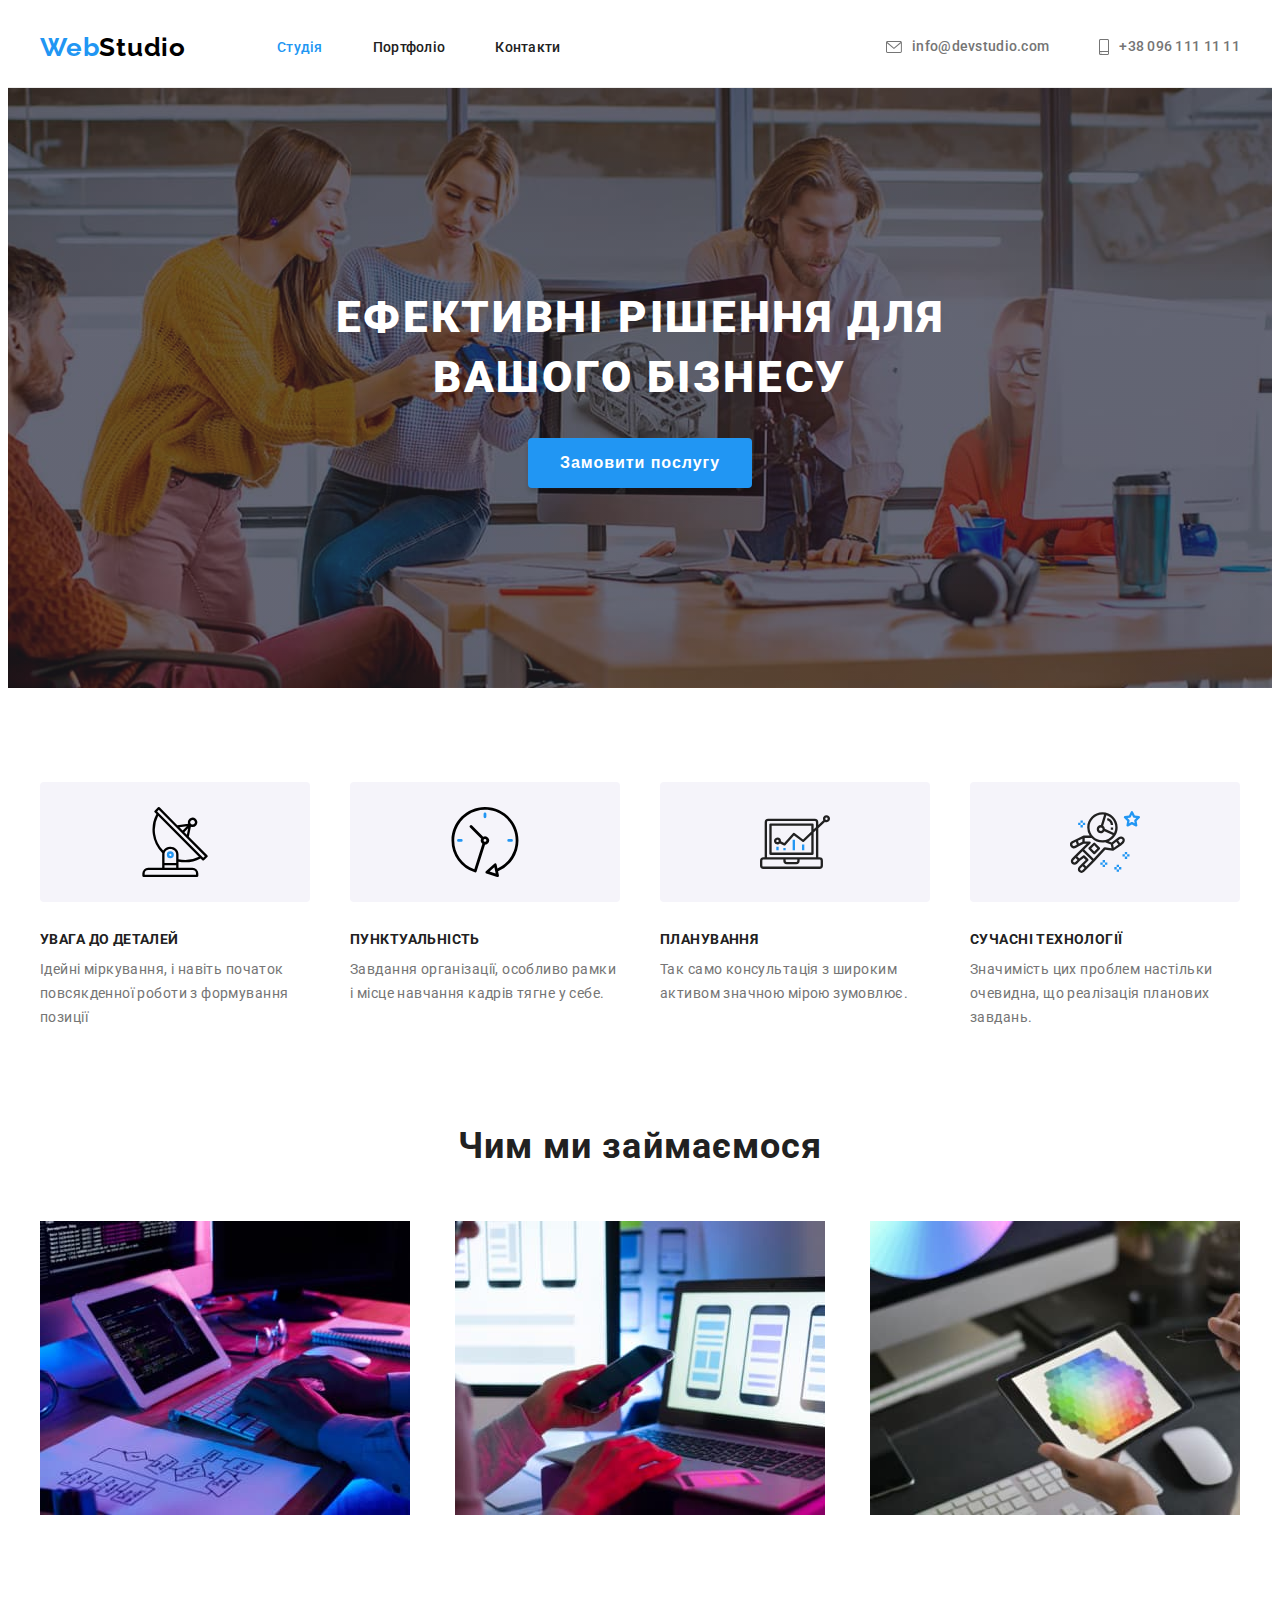
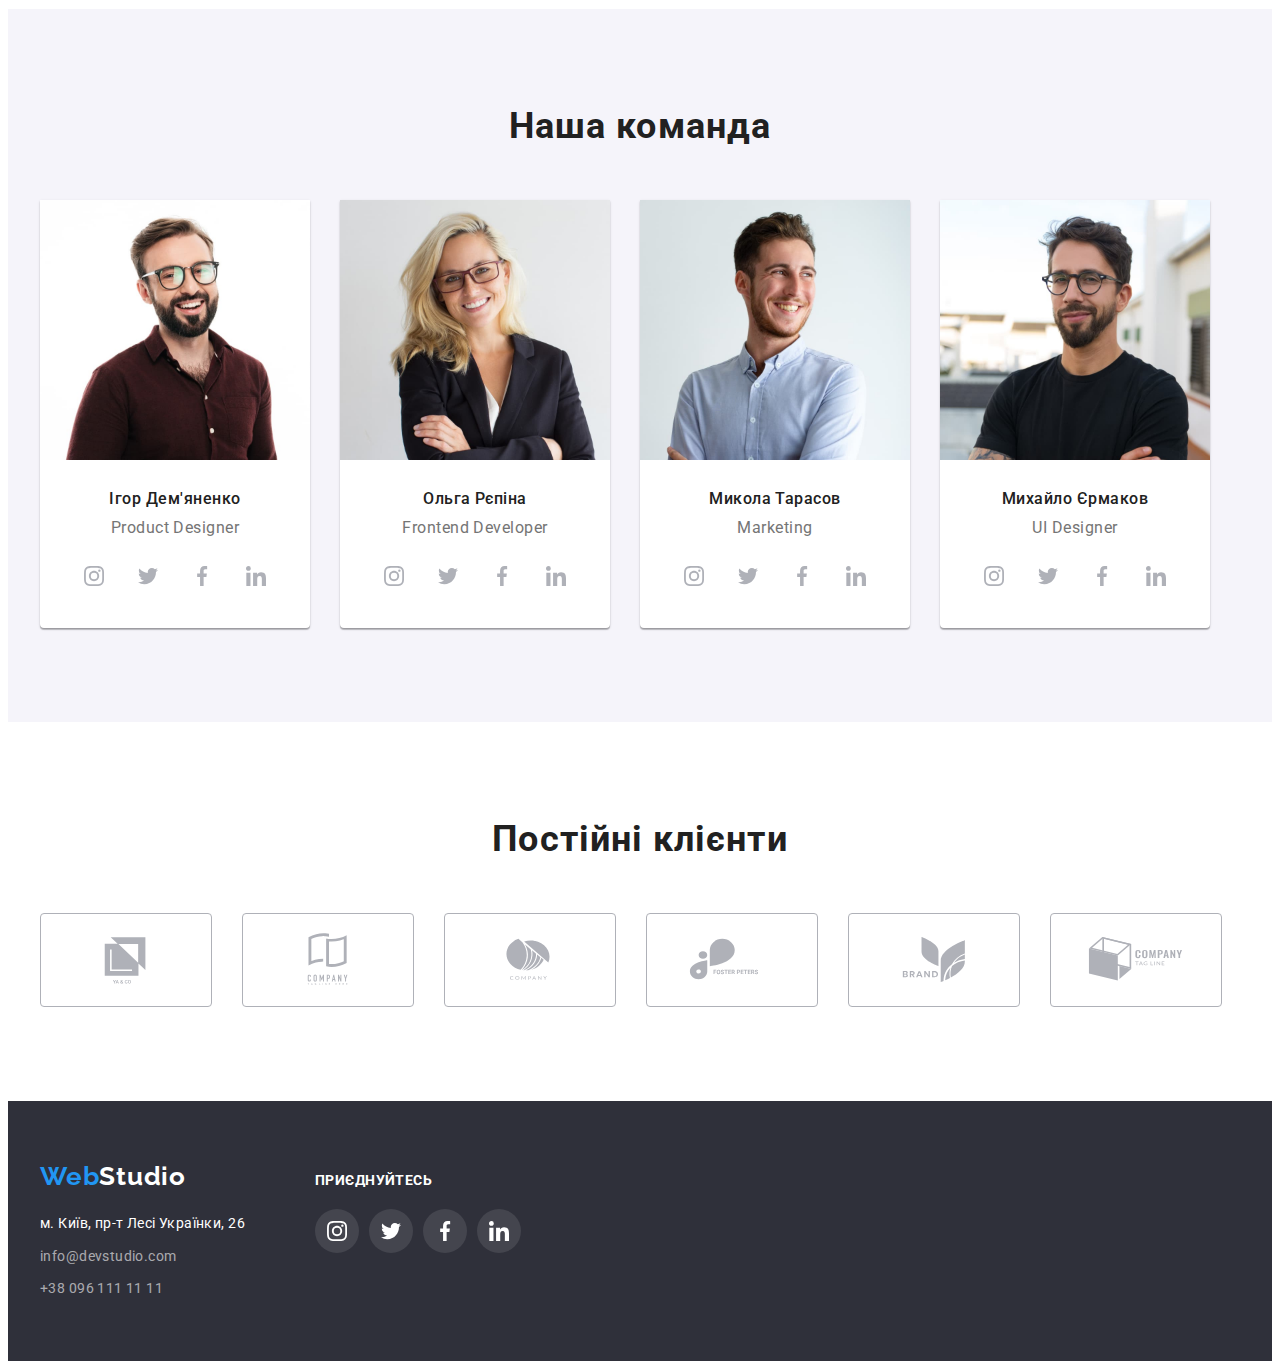
<file: index.html>
<!DOCTYPE html>
<html lang="uk">
<head>
    <meta charset="UTF-8">
    <meta http-equiv="X-UA-Compatible" content="IE=edge">
    <meta name="viewport" content="width=device-width, initial-scale=1.0">
    <title>Document</title>
    <link rel="preconnect" href="https://fonts.googleapis.com">
    <link rel="preconnect" href="https://fonts.gstatic.com" crossorigin>
    <link href="https://fonts.googleapis.com/css2?family=Raleway:wght@700&family=Roboto:wght@400;500;700;900&display=swap" rel="stylesheet">
    <link rel="stylesheet" href="https://cdnjs.cloudflare.com/ajax/libs/modern-normalize/1.1.0/modern-normalize.min.css" integrity="sha512-wpPYUAdjBVSE4KJnH1VR1HeZfpl1ub8YT/NKx4PuQ5NmX2tKuGu6U/JRp5y+Y8XG2tV+wKQpNHVUX03MfMFn9Q==" crossorigin="anonymous" referrerpolicy="no-referrer" />
    <link rel="stylesheet" href="./css/styles.css" />
</head>
<body>
    <!--Заголовок-->
    <header class="header">
        <div class="container header-container">
        <nav class="nav">
            <a class="logo" href="./index.html"><span class="web">Web</span>Studio</a>
            <ul class="header-nav">
                <li class="item"><a class="header-item-studio" href="./index.html">Студія</a></li>
                <li class="item"><a class="header-item" href="./portfolio.html">Портфоліо</a></li>
                <li class="item"><a class="header-item" href="#">Контакти</a></li>
            </ul>
        </nav>
            <ul class="header-contact">
                <li class="item"><a class="header-item-contact" href="mailto:info@devstudio.com"> 
                    <svg class="contact-icon" width="16" height="12">
                        <use href="./images/icons.svg#icon-envelope"></use>
                    </svg>
                    info@devstudio.com</a></li>
                <li class="item"><a class="header-item-contact" href="tel:+380961111111">
                    <svg class="contact-icon" width="10" height="16">
                        <use href="./images/icons.svg#icon-smartphone"></use>
                    </svg>
                    +38 096 111 11 11</a></li>
            </ul>
        </div>
    </header>
    <!--Головна інформація-->
    <main>
        <!--Головна секція-->
        <section class="section hero">
            <div class="container">
            <h1 class="hero-title">Ефективні рішення для<br/>вашого бізнесу</h1>
            <button class="button" type="button">Замовити послугу</button>
            </div>
        </section>
        <!--Переваги-->
        <section class="section">
            <div class="container">
            <h2 class="benefits-title-visually-hidden">Наші переваги</h2>
            <ul class="benefits-list">
                <li class="benefits-item">
                    <div class="benefits-icon">
                    <svg width="70" height="70">
                        <use href="./images/icons.svg#icon-antenna"></use> 
                    </svg>
                    </div>
                    <h3 class="benefits-subtitle">УВАГА ДО ДЕТАЛЕЙ</h3>
                    <p class="benefits-text">Ідейні міркування, і навіть початок повсякденної роботи з формування позиції</p>
                </li>
                <li class="benefits-item">
                    <div class="benefits-icon">
                    <svg width="70" height="70">
                        <use href="./images/icons.svg#icon-clock"></use> 
                    </svg>
                    </div>
                    <h3 class="benefits-subtitle">ПУНКТУАЛЬНІСТЬ</h3>
                    <p class="benefits-text">Завдання організації, особливо рамки і місце навчання кадрів тягне у себе.</p>
                </li>
                <li class="benefits-item">
                    <div class="benefits-icon">
                    <svg width="70" height="70">
                        <use href="./images/icons.svg#icon-diagram"></use> 
                    </svg>
                    </div>
                    <h3 class="benefits-subtitle">ПЛАНУВАННЯ</h3>
                    <p class="benefits-text">Так само консультація з широким активом значною мірою зумовлює.</p>
                </li>
                <li class="benefits-item">
                    <div class="benefits-icon">
                    <svg width="70" height="70">
                        <use href="./images/icons.svg#icon-astronaut"></use> 
                    </svg>
                    </div>
                    <h3 class="benefits-subtitle">СУЧАСНІ ТЕХНОЛОГІЇ</h3>
                    <p class="benefits-text">Значимість цих проблем настільки очевидна, що реалізація планових завдань.</p>
                </li>
            </ul>
            </div>
        </section>
        <!--Чим займаємось, фото-->
        <section class="section about">
            <div class="container">
            <h2 class="section-title">Чим ми займаємося</h2>
            <ul class="work-list">
                <li class="work-item"><img class="work-photo" src="./images/photo1.jpg" alt="Людина друкує на клавіатурі" width="370" height="294"></li>
                <li class="work-item"><img class="work-photo" src="./images/photo2.jpg" alt="Людина працює за комп'ютером" width="370" height="294"></li>
                <li class="work-item"><img class="work-photo" src="./images/photo3.jpg" alt="Палітра кольорів зображена на планшеті" width="370" height="294"></li>
            </ul>
            </div>
        </section>
        <!--Наша команда-->
        <section class="section-team">
            <div class="container">
            <h2 class="section-title">Наша команда</h2>
            <ul class="team-list">
                <li class="tean-item">
                    <img class="team-image" src="./images/person1.jpg" alt="Чоловік в бордовій сорочці" width="270" height="260">
                    <h3 class="team-subtitle">Ігор Дем'яненко</h3>
                    <p class="team-text">Product Designer</p>
                    <ul class="team-soc-list">
                        <li class="team-soc-item">
                            <a href="" class="team-soc-link">
                                <svg class="team-soc-icon" width="20" height="20">
                                    <use href="./images/icons.svg#icon-instagram"></use>
                                </svg>
                            </a>
                        </li>
                        <li class="team-soc-item">
                            <a href="" class="team-soc-link">
                                <svg class="team-soc-icon" width="20" height="20">
                                    <use href="./images/icons.svg#icon-twitter"></use>
                                </svg>
                            </a>
                        </li>
                        <li class="team-soc-item">
                            <a href="" class="team-soc-link">
                                <svg class="team-soc-icon" width="20" height="20">
                                    <use href="./images/icons.svg#icon-facebook"></use>
                                </svg>
                            </a>
                        </li>
                        <li class="team-soc-item">
                            <a href="" class="team-soc-link">
                                <svg class="team-soc-icon" width="20" height="20">
                                    <use href="./images/icons.svg#icon-linkedin"></use>
                                </svg>
                            </a>
                        </li>
                    </ul>
                </li>
                <li class="tean-item">
                    <img class="team-image" src="./images/person2.jpg" alt="Жінка в чорному піджаку" width="270" height="260">
                    <h3 class="team-subtitle">Ольга Рєпіна</h3>
                    <p class="team-text">Frontend Developer</p>
                    <ul class="team-soc-list">
                        <li class="team-soc-item">
                            <a href="" class="team-soc-link">
                                <svg class="team-soc-icon" width="20" height="20">
                                    <use href="./images/icons.svg#icon-instagram"></use>
                                </svg>
                            </a>
                        </li>
                        <li class="team-soc-item">
                            <a href="" class="team-soc-link">
                                <svg class="team-soc-icon" width="20" height="20">
                                    <use href="./images/icons.svg#icon-twitter"></use>
                                </svg>
                            </a>
                        </li>
                        <li class="team-soc-item">
                            <a href="" class="team-soc-link">
                                <svg class="team-soc-icon" width="20" height="20">
                                    <use href="./images/icons.svg#icon-facebook"></use>
                                </svg>
                            </a>
                        </li>
                        <li class="team-soc-item">
                            <a href="" class="team-soc-link">
                                <svg class="team-soc-icon" width="20" height="20">
                                    <use href="./images/icons.svg#icon-linkedin"></use>
                                </svg>
                            </a>
                        </li>
                    </ul>
                </li>
                <li class="tean-item">
                    <img class="team-image" src="./images/person3.jpg" alt="Чоловік у голубій сорочці" width="270" height="260">
                    <h3 class="team-subtitle">Микола Тарасов</h3>
                    <p class="team-text">Marketing</p>
                    <ul class="team-soc-list">
                        <li class="team-soc-item">
                            <a href="" class="team-soc-link">
                                <svg class="team-soc-icon" width="20" height="20">
                                    <use href="./images/icons.svg#icon-instagram"></use>
                                </svg>
                            </a>
                        </li>
                        <li class="team-soc-item">
                            <a href="" class="team-soc-link">
                                <svg class="team-soc-icon" width="20" height="20">
                                    <use href="./images/icons.svg#icon-twitter"></use>
                                </svg>
                            </a>
                        </li>
                        <li class="team-soc-item">
                            <a href="" class="team-soc-link">
                                <svg class="team-soc-icon" width="20" height="20">
                                    <use href="./images/icons.svg#icon-facebook"></use>
                                </svg>
                            </a>
                        </li>
                        <li class="team-soc-item">
                            <a href="" class="team-soc-link">
                                <svg class="team-soc-icon" width="20" height="20">
                                    <use href="./images/icons.svg#icon-linkedin"></use>
                                </svg>
                            </a>
                        </li>
                    </ul>
                </li>
                <li class="tean-item">
                    <img class="team-image" src="./images/person4.jpg" alt="Чоловік у чорній футболці" width="270" height="260">
                    <h3 class="team-subtitle">Михайло Єрмаков</h3>
                    <p class="team-text">UI Designer</p>
                    <ul class="team-soc-list">
                        <li class="team-soc-item">
                            <a href="" class="team-soc-link">
                                <svg class="team-soc-icon" width="20" height="20">
                                    <use href="./images/icons.svg#icon-instagram"></use>
                                </svg>
                            </a>
                        </li>
                        <li class="team-soc-item">
                            <a href="" class="team-soc-link">
                                <svg class="team-soc-icon" width="20" height="20">
                                    <use href="./images/icons.svg#icon-twitter"></use>
                                </svg>
                            </a>
                        </li>
                        <li class="team-soc-item">
                            <a href="" class="team-soc-link">
                                <svg class="team-soc-icon" width="20" height="20">
                                    <use href="./images/icons.svg#icon-facebook"></use>
                                </svg>
                            </a>
                        </li>
                        <li class="team-soc-item">
                            <a href="" class="team-soc-link">
                                <svg class="team-soc-icon" width="20" height="20">
                                    <use href="./images/icons.svg#icon-linkedin"></use>
                                </svg>
                            </a>
                        </li>
                    </ul>
                </li>
            </ul>
            </div>
        </section>
        <!--Постійні клієнти-->
        <section class="section">
            <div class="container">
                <h2 class="section-title">Постійні клієнти</h2>
                <ul class="clients-list">
                    <li class="clients-item">
                        <a href="" class="clients-link">
                            <svg class="clients-icon" width="106" height="60">
                                <use href="./images/icons.svg#icon-yaco"></use>
                            </svg>
                        </a>
                    </li>
                    <li class="clients-item">
                        <a href="" class="clients-link">
                            <svg class="clients-icon" width="106" height="60">
                                <use href="./images/icons.svg#icon-tagline"></use>
                            </svg>
                        </a>
                    </li>
                    <li class="clients-item">
                        <a href="" class="clients-link">
                            <svg class="clients-icon" width="106" height="60">
                                <use href="./images/icons.svg#icon-company"></use>
                            </svg>
                        </a>
                    </li>
                    <li class="clients-item">
                        <a href="" class="clients-link">
                            <svg class="clients-icon" width="106" height="60">
                                <use href="./images/icons.svg#icon-foster"></use>
                            </svg>
                        </a>
                    </li>
                    <li class="clients-item">
                        <a href="" class="clients-link">
                            <svg class="clients-icon" width="106" height="60">
                                <use href="./images/icons.svg#icon-brand"></use>
                            </svg>
                        </a>
                    </li>
                    <li class="clients-item">
                        <a href="" class="clients-link">
                            <svg class="clients-icon" width="106" height="60">
                                <use href="./images/icons.svg#icon-companytag"></use>
                            </svg>
                        </a>
                    </li>
                </ul>
            </div>
        </section>
    </main>
    <!--Підвал-->
    <footer class="footer">
        <div class="container">
            <div class="footer-container">
            <div class="footer-adress-list">
            <a class="footer-logo" href="./index.html"><span class="web">Web</span>Studio</a>
            <address class="footer-adress">
            <ul class="footer-list">
                <li class="footer-item"><a class="footer-item-adress" href="https://goo.gl/maps/CPtrU1FHBa2aNyZL9" target="_blank" rel="noopener noreferrer nofollow">м. Київ, пр-т Лесі Українки, 26</a></li>
                <li class="footer-item"><a class="footer-item-contacts" href="mailto:info@devstudio.com">info@devstudio.com</a></li>
                <li class="footer-item"><a class="footer-item-contacts" href="tel:+380961111111">+38 096 111 11 11</a></li>
            </ul>
            </address>
            </div>
            <div class="footer-soc">
                <h3 class="footer-title">ПРИЄДНУЙТЕСЬ</h3>
                <ul class="footer-soc-list">
                    <li class="footer-soc-item">
                        <a href="" class="footer-soc-link">
                            <svg class="footer-soc-icon" width="20" height="20">
                                <use href="./images/icons.svg#icon-instagram"></use>
                            </svg>
                        </a>
                    </li>
                    <li class="footer-soc-item">
                        <a href="" class="footer-soc-link">
                            <svg class="footer-soc-icon" width="20" height="20">
                                <use href="./images/icons.svg#icon-twitter"></use>
                            </svg>
                        </a>
                    </li>
                    <li class="footer-soc-item">
                        <a href="" class="footer-soc-link">
                            <svg class="footer-soc-icon" width="20" height="20">
                                <use href="./images/icons.svg#icon-facebook"></use>
                            </svg>
                        </a>
                    </li>
                    <li class="footer-soc-item">
                        <a href="" class="footer-soc-link">
                            <svg class="footer-soc-icon" width="20" height="20">
                                <use href="./images/icons.svg#icon-linkedin"></use>
                            </svg>
                        </a>
                    </li>
                </ul>
            </div>
            </div>
        </div>
    </footer>
</body>
</html>
</file>
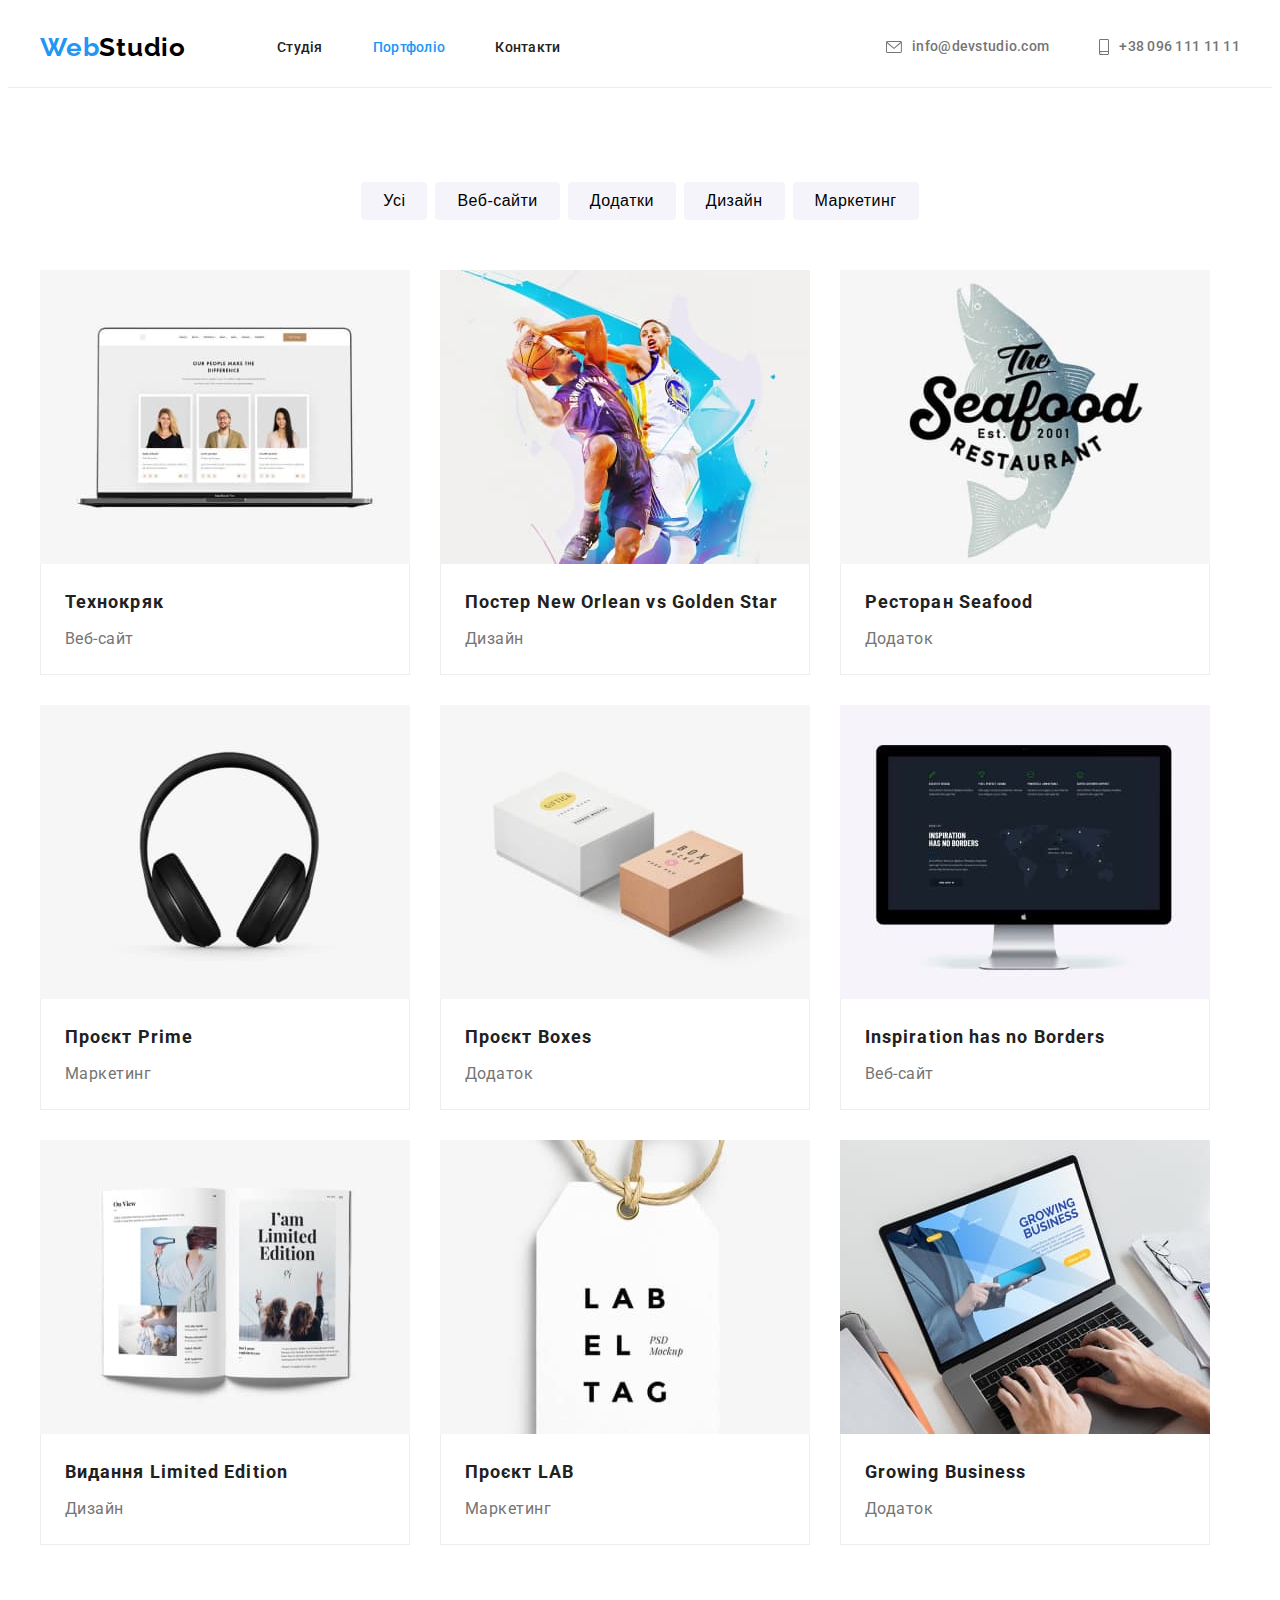
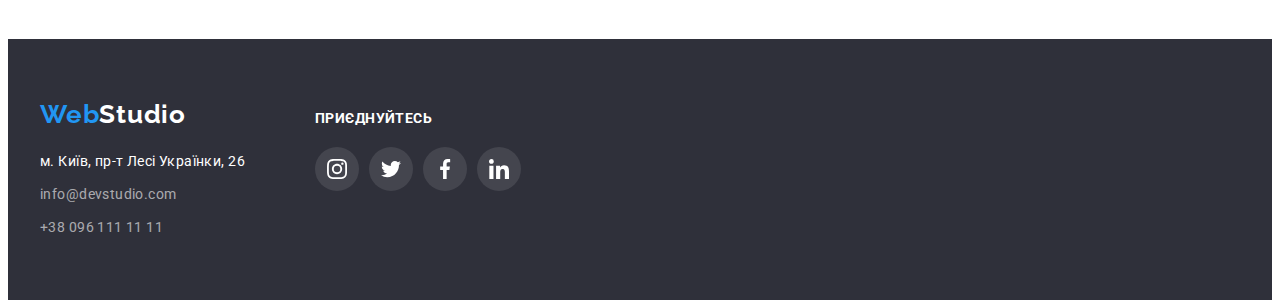
<file: portfolio.html>
<!DOCTYPE html>
<html lang="uk">
<head>
    <meta charset="UTF-8">
    <meta http-equiv="X-UA-Compatible" content="IE=edge">
    <meta name="viewport" content="width=device-width, initial-scale=1.0">
    <title>Document</title>
    <link rel="preconnect" href="https://fonts.googleapis.com">
    <link rel="preconnect" href="https://fonts.gstatic.com" crossorigin>
    <link href="https://fonts.googleapis.com/css2?family=Raleway:wght@700&family=Roboto:wght@400;500;700;900&display=swap" rel="stylesheet">
    <link rel="stylesheet" href="https://cdnjs.cloudflare.com/ajax/libs/modern-normalize/1.1.0/modern-normalize.min.css" integrity="sha512-wpPYUAdjBVSE4KJnH1VR1HeZfpl1ub8YT/NKx4PuQ5NmX2tKuGu6U/JRp5y+Y8XG2tV+wKQpNHVUX03MfMFn9Q==" crossorigin="anonymous" referrerpolicy="no-referrer" />
    <link rel="stylesheet" href="./css/styles.css" />
</head>
<body>
    <!--Заголовок-->
    <header class="header">
        <div class="container header-container">
        <nav class="nav">
            <a class="logo" href="./index.html"><span class="web">Web</span>Studio</a>
            <ul class="header-nav">
                <li class="item"><a class="header-item" href="./index.html">Студія</a></li>
                <li class="item"><a class="header-item-portfolio" href="./portfolio.html">Портфоліо</a></li>
                <li class="item"><a class="header-item" href="#">Контакти</a></li>
            </ul>
        </nav>
            <ul class="header-contact">
                <li class="item"><a class="header-item-contact" href="mailto:info@devstudio.com"> 
                    <svg class="contact-icon" width="16" height="12">
                        <use href="./images/icons.svg#icon-envelope"></use>
                    </svg>
                    info@devstudio.com</a></li>
                <li class="item"><a class="header-item-contact" href="tel:+380961111111">
                    <svg class="contact-icon" width="10" height="16">
                        <use href="./images/icons.svg#icon-smartphone"></use>
                    </svg>
                    +38 096 111 11 11</a></li>
            </ul>
        </div>
    </header>
    <main>
        <!-- Наші проекти -->
        <section class="section">
            <div class="container">
            <h1 class="project-title-visually-hidden">Наші проекти</h1>
            <ul class="project-list">
                <li class="item"><button class="project-button" type="button">Усі</button></li>
                <li class="item"><button class="project-button" type="button">Веб-сайти</button></li>
                <li class="item"><button class="project-button" type="button">Додатки</button></li>
                <li class="item"><button class="project-button" type="button">Дизайн</button></li>
                <li class="item"><button class="project-button" type="button">Маркетинг</button></li>
            </ul>
            <!-- Список з фото з описом -->
            <ul class="project-items">
                <li class="project-item">
                    <a href="" class="project-hover">
                    <img class="project-photo" src="./images/techno.jpg" alt="Ноутбук" width="370" height="294">
                    <div class="text">
                    <h2 class="project-subtitle">Технокряк</h2>
                    <p class="project-text">Веб-сайт</p>
                    </div>
                    </a>
                </li>
                <li class="project-item">
                    <a href="" class="project-hover">
                    <img class="project-photo" src="./images/poster.jpg" alt="Два баскетболісти" width="370" height="294">
                    <div class="text">
                    <h2 class="project-subtitle">Постер New Orlean vs Golden Star</h2>
                    <p class="project-text">Дизайн</p>
                    </div>
                    </a>
                </li>
                <li class="project-item">
                    <a href="" class="project-hover">
                    <img class="project-photo" src="./images/restaurant.jpg" alt="Емблема ресторану" width="370" height="294">
                    <div class="text">
                    <h2 class="project-subtitle">Ресторан Seafood</h2>
                    <p class="project-text">Додаток</p>
                    </div>
                    </a>
                </li>
                <li class="project-item">
                    <a href="" class="project-hover">
                    <img class="project-photo" src="./images/project-prime.jpg" alt="Навушники" width="370" height="294">
                    <div class="text">
                    <h2 class="project-subtitle">Проєкт Prime</h2>
                    <p class="project-text">Маркетинг</p>
                    </div>
                    </a>
                </li>
                <li class="project-item">
                    <a href="" class="project-hover">
                    <img class="project-photo" src="./images/project-boxes.jpg" alt="Дві коробки" width="370" height="294">
                    <div class="text">
                    <h2 class="project-subtitle">Проєкт Boxes</h2>
                    <p class="project-text">Додаток</p>
                    </div>
                    </a>
                </li>
                <li class="project-item">
                    <a href="" class="project-hover">
                    <img class="project-photo" src="./images/inspiration.jpg" alt="Вигляд веб-сайту" width="370" height="294">
                    <div class="text">
                    <h2 class="project-subtitle">Inspiration has no Borders</h2>
                    <p class="project-text">Веб-сайт</p>
                    </div>
                    </a>
                </li>
                <li class="project-item">
                    <a href="" class="project-hover">
                    <img class="project-photo" src="./images/edition.jpg" alt="Дизайн розгорнутої книги" width="370" height="294">
                    <div class="text">
                    <h2 class="project-subtitle">Видання Limited Edition</h2>
                    <p class="project-text">Дизайн</p>
                    </div>
                    </a>
                </li>
                <li class="project-item">
                    <a href="" class="project-hover">
                    <img class="project-photo" src="./images/project-lab.jpg" alt="Бейдж з назвою" width="370" height="294">
                    <div class="text">
                    <h2 class="project-subtitle">Проєкт LAB</h2>
                    <p class="project-text">Маркетинг</p>
                    </div>
                    </a>
                </li>
                <li class="project-item">
                    <a href="" class="project-hover">
                    <img class="project-photo" src="./images/growing.jpg" alt="Людина працює за ноутбуком" width="370" height="294">
                    <div class="text">
                    <h2 class="project-subtitle">Growing Business</h2>
                    <p class="project-text">Додаток</p>
                    </div>
                    </a>
                </li> 
            </ul>
        </section>
    </main>
    <!-- Підвал -->
    <footer class="footer">
        <div class="container">
            <div class="footer-container">
            <div class="footer-adress-list">
            <a class="footer-logo" href="./index.html"><span class="web">Web</span>Studio</a>
            <address class="footer-adress">
            <ul class="footer-list">
                <li class="footer-item"><a class="footer-item-adress" href="https://goo.gl/maps/CPtrU1FHBa2aNyZL9" target="_blank" rel="noopener noreferrer nofollow">м. Київ, пр-т Лесі Українки, 26</a></li>
                <li class="footer-item"><a class="footer-item-contacts" href="mailto:info@devstudio.com">info@devstudio.com</a></li>
                <li class="footer-item"><a class="footer-item-contacts" href="tel:+380961111111">+38 096 111 11 11</a></li>
            </ul>
            </address>
            </div>
            <div class="footer-soc">
                <h3 class="footer-title">ПРИЄДНУЙТЕСЬ</h2>
                <ul class="footer-soc-list">
                    <li class="footer-soc-item">
                        <a href="" class="footer-soc-link">
                            <svg class="footer-soc-icon" width="20" height="20">
                                <use href="./images/icons.svg#icon-instagram"></use>
                            </svg>
                        </a>
                    </li>
                    <li class="footer-soc-item">
                        <a href="" class="footer-soc-link">
                            <svg class="footer-soc-icon" width="20" height="20">
                                <use href="./images/icons.svg#icon-twitter"></use>
                            </svg>
                        </a>
                    </li>
                    <li class="footer-soc-item">
                        <a href="" class="footer-soc-link">
                            <svg class="footer-soc-icon" width="20" height="20">
                                <use href="./images/icons.svg#icon-facebook"></use>
                            </svg>
                        </a>
                    </li>
                    <li class="footer-soc-item">
                        <a href="" class="footer-soc-link">
                            <svg class="footer-soc-icon" width="20" height="20">
                                <use href="./images/icons.svg#icon-linkedin"></use>
                            </svg>
                        </a>
                    </li>
                </ul>
            </div>
            </div>
        </div>
    </footer>
</body>
</html>
</file>
<file: css/styles.css>
:root {
    --brand-color: #000000;
    --main-color: #212121;
    --secondary-color: #2196F3;
    --third-color: #757575;
    --fourth-color: #FFFFFF;
    --background-color-first: #F5F4FA;
    --background-color-second: #2F303A;
}

body {
    font-family: 'Roboto', sans-serif;
    color: var(--main-color);
    font-size: 14px;
    background-color: var(--fourth-color);
}

p,
h1,
h2,
h3,
h4,
h5,
h6 {
    margin: 0;
}

ul,
ol {
    margin: 0;
    padding-left: 0;
}

button {
    cursor: pointer;
}

address {
    font-style: normal;
}

img {
    display: block;
    max-width: 100%;
    height: auto;
}

/* -------------Заголовок----------------- */
.header {
    padding: 24px 0;
    background-color: var(--fourth-color);
    border-bottom: 1px solid #ECECEC;
}

.header-container {
    display: flex;
}

.container {
    width: 1200px;
    padding-right: 15px;
    padding-left: 15px;
    margin-left: auto;
    margin-right: auto;
}

.nav {
    display: flex;
    align-items: center;
}

.logo {
    margin-right: 91px;
    font-family: 'Raleway', sans-serif;
    font-weight: 700;
    font-size: 26px;
    line-height: 1.19;
    letter-spacing: 0.03em;
    text-decoration: none;
    color: var(--brand-color);
}

.header-link:focus {}

.web {
    color: var(--secondary-color);
}

.header-nav {
    display: flex;
    padding-left: 0;
    list-style: none;
}

.header-nav .item+.item {
    margin-left: 50px;
}

/* --------------------Навігація------------------- */

.header-item {
    font-weight: 500;
    line-height: 1.14;
    letter-spacing: 0.02em;
    text-decoration: none;
    color: var(--main-color);
}

.header-item:hover,
.header-item:focus {
    color: var(--secondary-color);
}

.header-item-studio {
    font-weight: 500;
    line-height: 1.14;
    letter-spacing: 0.02em;
    color: var(--secondary-color);
    text-decoration: none;
}

.header-item-portfolio {
    font-weight: 500;
    line-height: 1.14;
    letter-spacing: 0.02em;
    color: var(--secondary-color);
    text-decoration: none;
}

.header-contact {
    display: flex;
    align-items: center;
    margin-left: auto;
    padding-left: 0;
    list-style: none;
}

.header-contact .item+.item {
    margin-left: 50px;
}

.header-item-contact {
    font-weight: 500;
    line-height: 1.14;
    letter-spacing: 0.02em;
    color: var(--third-color);
    text-decoration: none;
    display: flex;
    align-items: center;
    justify-content: center;
}

.contact-icon {
    fill: currentColor;
    margin-right: 10px;
}

.contact-icon:hover,
.contact-icon:focus {
    fill: var(--secondary-color);
}

.header-item-contact:hover,
.header-item-contact:focus {
    color: var(--secondary-color);
}

/* ----------------Головна секція------------- */
.section {
    padding-top: 94px;
    padding-bottom: 94px;
}

.hero {
    max-width: 1600px;
    margin: 0 auto;
    padding-top: 200px;
    padding-bottom: 200px;
    background-color: var(--background-color-second);
    background-image: linear-gradient(rgba(47, 48, 58, 0.4), rgba(47, 48, 58, 0.4)), url(../images/hero.jpg);
    background-position: 50% 50%;
    background-repeat: no-repeat;
    background-size: cover;

}

.hero {

}
.hero-title {
    width: 696px;
    margin-top: 0;
    margin-bottom: 30px;
    margin-right: auto;
    margin-left: auto;
    font-weight: 900;
    font-size: 44px;
    line-height: 1.36;
    text-align: center;
    letter-spacing: 0.06em;
    text-transform: uppercase;
    color: var(--fourth-color);
}

.button {
    font-weight: 700;
    font-size: 16px;
    line-height: 1.88;
    display: flex;
    margin-left: auto;
    margin-right: auto;
    padding-top: 10px;
    padding-bottom: 10px;
    padding-left: 32px;
    padding-right: 32px;
    align-items: center;
    text-align: center;
    letter-spacing: 0.06em;
    box-shadow: 0px 4px 4px rgba(0, 0, 0, 0.15);
    border-radius: 4px;
    color: var(--fourth-color);
    background-color: var(--secondary-color);
    border: none;
    cursor: pointer;

}

/* -------------Переваги---------------------- */
.benefits-title-visually-hidden {
    position: absolute;
    white-space: nowrap;
    width: 1px;
    height: 1px;
    overflow: hidden;
    border: 0;
    padding: 0;
    clip: rect(0 0 0 0);
    clip-path: inset(50%);
    margin: -1px;
}

.benefits-list {
    padding-left: 0;
    display: flex;
    justify-content: space-between;
    list-style: none;
}

.benefits-item {
    width: 270px;
}

.benefits-icon {
    height: 120px;
    display: flex;
    justify-content: center;
    align-items: center;
    margin-bottom: 30px;
    background: var(--background-color-first);
    border-radius: 4px;
}

.benefits-list .benefits-item + .benefits-item {
    margin-left: 30px;
}

.benefits-subtitle {
    font-size: 14px;
    margin-bottom: 10px;
    line-height: 1.14;
    letter-spacing: 0.03em;
    text-transform: uppercase;
}

.benefits-text {
    line-height: 1.71;
    letter-spacing: 0.03em;
    color: var(--third-color);
}

/* -----------Чи ми займаємось, фото---------- */
.about {
    padding-top: 0;
}

.section-title {
    margin-top: 0;
    margin-bottom: 50px;
    margin-left: auto;
    margin-right: auto;
    text-align: center;
    font-size: 36px;
    line-height: 1.31;
    letter-spacing: 0.03em;
}

.work-list {
    display: flex;
    justify-content: space-between;
    margin-top: 0;
    margin-bottom: 0;
    padding-left: 0;
    list-style: none;
}

.work-list .work-item+.work-item {
    margin-left: 30px;
}

/* --------------Наша команда----------------- */
.section-team {
    padding-top: 94px;
    padding-bottom: 94px;
    background: var(--background-color-first);
}

.team-list {
    display: flex;
    list-style: none;
}
.team-list .tean-item + .tean-item {
    margin-left: 30px;
}

.tean-item {
    padding-bottom: 30px;
    background: var(--fourth-color);
    box-shadow: 0px 1px 3px rgba(0, 0, 0, 0.12), 0px 1px 1px rgba(0, 0, 0, 0.14), 0px 2px 1px rgba(0, 0, 0, 0.2);
    border-radius: 0px 0px 4px 4px;
}

.team-image{
    margin-bottom: 30px;
}

.team-subtitle {
    margin-bottom: 10px;
    font-weight: 500;
    font-size: 16px;
    line-height: 1.18;
    text-align: center;
    letter-spacing: 0.03em;
}

.team-text {
    font-size: 16px;
    line-height: 1.18;
    text-align: center;
    letter-spacing: 0.03em;
    color: var(--third-color);
    margin-bottom: 16px;
}

.team-soc-list {
    display: flex;
    justify-content: center;
    gap: 10px;
    list-style: none;
}

.team-soc-item {
    width: 44px;
    height: 44px;
}

.team-soc-link {
    width: 100%;
    height: 100%;
    border-radius: 50%;
    display: flex;
    align-items: center;
    justify-content: center;
}

.team-soc-icon {
    fill: #AFB1B8;
}

.team-soc-link:hover, .team-soc-link:focus {
    background-color: var(--secondary-color);
}

.team-soc-link:hover .team-soc-icon, .team-soc-link:focus .team-soc-icon {
    fill: var(--fourth-color);
    background-color: var(--secondary-color);
}


/* --------------Постійні клієнти----------------- */
.clients-list {
    display: flex;
    list-style: none;
    gap: 30px;
}

.clients-item {
}

.clients-link {
    display: flex;
    justify-content: center;
    width: 170px;
    height: 92px;
    border: 1px solid #AFB1B8;
    border-radius: 4px;
    align-items: center;
}

.clients-icon {
    fill: #AFB1B8;
}

.clients-link:hover, 
.clients-link:focus {
    border-color: var(--secondary-color);
}

.clients-link:hover .clients-icon, 
.clients-link:focus .clients-icon {
    fill: var(--secondary-color);
}

/* --------------Наші проекти----------------- */

.project-title-visually-hidden {
    position: absolute;
    white-space: nowrap;
    width: 1px;
    height: 1px;
    overflow: hidden;
    border: 0;
    padding: 0;
    clip: rect(0 0 0 0);
    clip-path: inset(50%);
    margin: -1px;
}
.project-list .item + .item {
    margin-left: 8px;
}
.project-list {
    display: flex;
    justify-content:center;
    margin-bottom: 50px;
    list-style: none;
}

.project-button {
    padding: 6px 22px;
    font-style: normal;
    font-weight: 500;
    font-size: 16px;
    line-height: 1.62;
    text-align: center;
    letter-spacing: 0.03em;
    background: var(--background-color-first);
    border-radius: 4px;
    border: none;
    cursor: pointer;
}

.project-button:hover,
.project-button:focus {
    color: var(--fourth-color);
    background-color: var(--secondary-color);
    box-shadow: 0px 3px 1px rgba(0, 0, 0, 0.1), 0px 1px 2px rgba(0, 0, 0, 0.08), 0px 2px 2px rgba(0, 0, 0, 0.12);
}

.project-items {
    display: flex;
    flex-wrap: wrap;
    list-style: none;
}

/* ------------Список фото з описом----------- */
.project-item {
    width: 370px;
    margin-right: 30px;
    margin-bottom: 30px;
    padding-bottom: 0;
}

.project-item:nth-child(3n) {
    margin-right: 0;
}
.project-item:nth-last-child(-n + 3) {
    margin-bottom: 0;
}
.project-subtitle {
    margin-bottom: 4px;
    font-size: 18px;
    line-height: 2.00;
    letter-spacing: 0.06em;
}

.project-text {
    font-size: 16px;
    line-height: 1.88;
    letter-spacing: 0.03em;
    color: var(--third-color);
}

.project-photo {
    margin-bottom: 0;
}

.text {
    padding: 20px 24px;
    background: var(--fourth-color);
    border: 1px solid #EEEEEE;
    border-top: none;
}

.project-hover {
    display: block;
    text-decoration: none;
    color: var(--main-color);
}

.project-hover:hover {
    box-shadow: 0px 1px 1px rgba(0, 0, 0, 0.12), 0px 4px 4px rgba(0, 0, 0, 0.06), 1px 4px 6px rgba(0, 0, 0, 0.16);
}
/* ----------------Підвал--------------------- */
.footer {
    padding-top: 60px;
    padding-bottom: 60px;
    background-color: var(--background-color-second);
}

.footer-logo {
    font-family: 'Raleway', sans-serif;
    font-weight: 700;
    font-size: 26px;
    line-height: 1.19;
    letter-spacing: 0.03em;
    text-decoration: none;
    color: var(--fourth-color);
}

.footer-adress{
margin-top: 20px;
}

.web {
    color: var(--secondary-color);
}

.footer-studio {
    color: var(--fourth-color);
}

.footer-list {
    list-style: none;
}

.footer-item-adress {
    line-height: 1.71;
    letter-spacing: 0.03em;
    color: var(--fourth-color);
    text-decoration: none;
    font-style: normal;
}

.footer-item-contacts {
    margin-top: 9px;
    line-height: 1.71;
    letter-spacing: 0.03em;
    color: rgba(255, 255, 255, 0.6);
    text-decoration: none;
    font-style: normal;
}

.footer-item-adress:hover,
{
color: var(--secondary-color);
}

.footer-item-contacts:hover,
.footer-item-contacts:focus {
    color: var(--secondary-color);
}

.footer-list .footer-item + .footer-item {
    margin-top: 9px;
}

.footer-container {
    display: flex;
    align-items: baseline;
    gap: 70px;
}

.footer-title{
    margin-bottom: 20px;
    font-weight: 700;
    font-size: 14px;
    line-height: 1.14;
    letter-spacing: 0.03em;
    color: var(--fourth-color);
}

.footer-soc-list {
    display: flex;
    justify-content: center;
    gap: 10px;
    list-style: none;
}

.footer-soc-item {
    width: 44px;
    height: 44px;
}

.footer-soc-link {
    width: 100%;
    height: 100%;
    border-radius: 50%;
    display: flex;
    align-items: center;
    justify-content: center;
    background: rgba(255, 255, 255, 0.1);
}

.footer-soc-icon {
    fill: var(--fourth-color);
}

.footer-soc-link:hover, 
.footer-soc-link:focus {
    background-color: var(--secondary-color);
}

.footer-soc-link:hover .footer-soc-icon, 
.footer-soc-link:focus .footer-soc-icon  {
    fill: var(--fourth-color);
}
</file>
